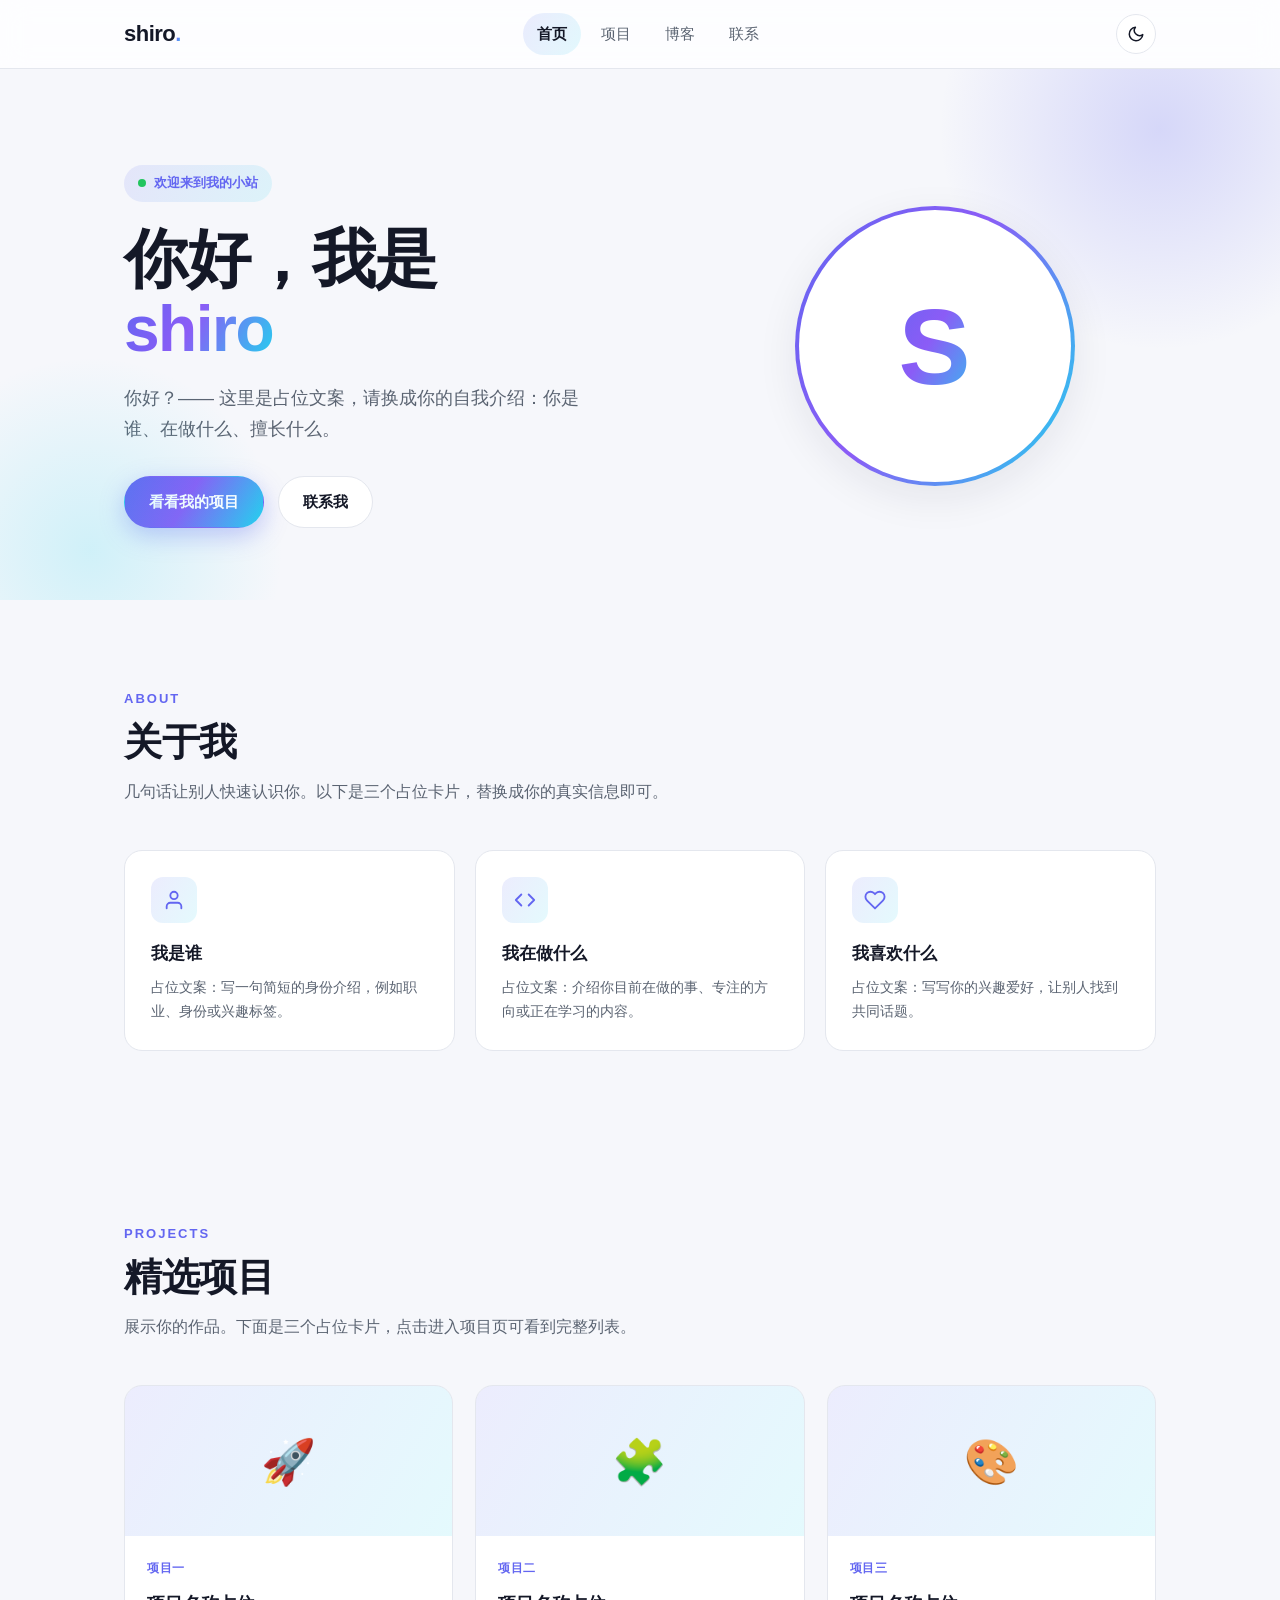
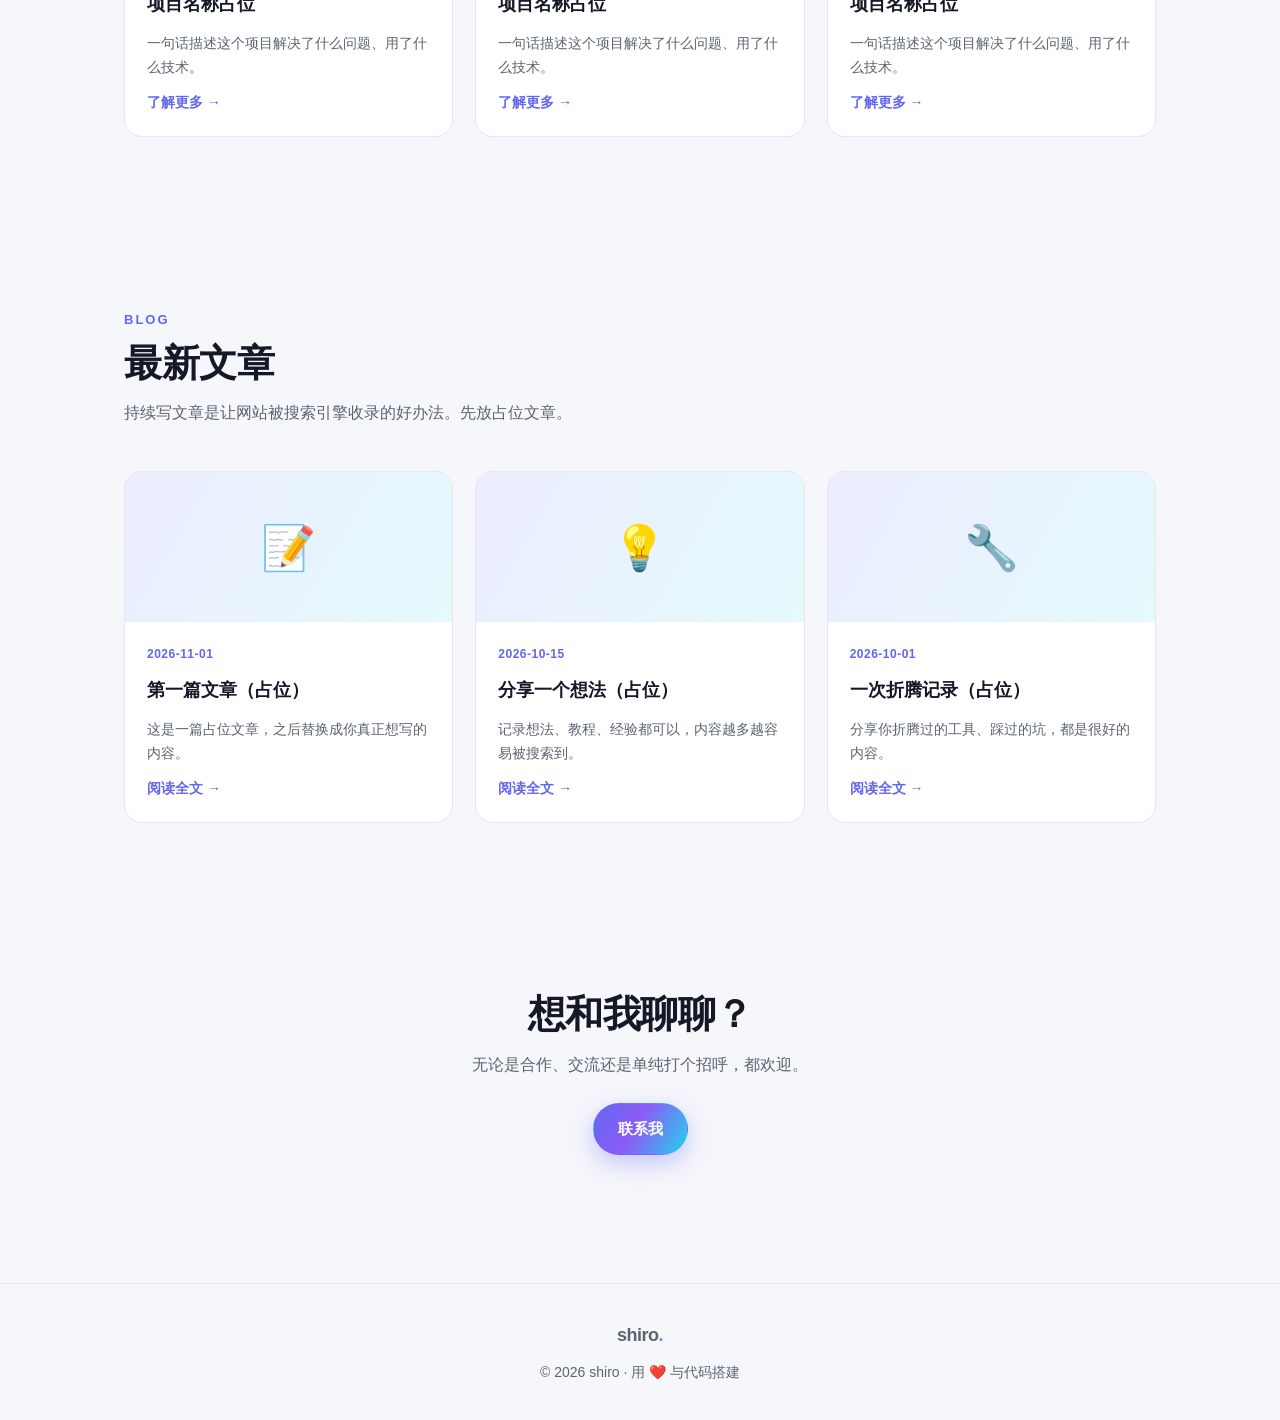
<file: index.html>
<!DOCTYPE html>
<html lang="zh-CN" data-theme="dark">
<head>
  <meta charset="UTF-8">
  <meta name="viewport" content="width=device-width, initial-scale=1.0">
  <meta name="google-site-verification" content="R65kyzR6xsWL7fc3L4Vu0-71u7Q6TDFCs0j5-yFa-Zc" />
  <title>shiro · 个人网站</title>
  <meta name="description" content="shiro 的个人网站：自我介绍、项目作品与博客。">
  <meta name="keywords" content="shiro, 个人网站, 博客, 项目, 作品集">
  <meta name="author" content="shiro">
  <link rel="canonical" href="https://shiro0215.github.io/">

  <!-- Open Graph（社交分享卡片） -->
  <meta property="og:type" content="website">
  <meta property="og:title" content="shiro · 个人网站">
  <meta property="og:description" content="shiro 的个人网站：自我介绍、项目作品与博客。">
  <meta property="og:url" content="https://shiro0215.github.io/">
  <meta property="og:site_name" content="shiro">

  <!-- Twitter Card -->
  <meta name="twitter:card" content="summary">
  <meta name="twitter:title" content="shiro · 个人网站">
  <meta name="twitter:description" content="shiro 的个人网站：自我介绍、项目作品与博客。">

  <link rel="icon" href="favicon.svg" type="image/svg+xml">
  <link rel="stylesheet" href="css/style.css">
  <script>
    (function () {
      try {
        var t = localStorage.getItem("theme");
        if (t === "light" || t === "dark") {
          document.documentElement.setAttribute("data-theme", t);
        } else if (window.matchMedia && window.matchMedia("(prefers-color-scheme: light)").matches) {
          document.documentElement.setAttribute("data-theme", "light");
        }
      } catch (e) {}
    })();
  </script>

  <!-- 结构化数据：帮助搜索引擎理解“这是一个人” -->
  <script type="application/ld+json">
  {
    "@context": "https://schema.org",
    "@type": "Person",
    "name": "shiro",
    "url": "https://shiro0215.github.io/",
    "description": "shiro 的个人网站"
  }
  </script>
</head>
<body>

  <header class="site-header" id="siteHeader">
    <div class="container nav-wrap">
      <a href="index.html" class="brand">shiro<span class="dot">.</span></a>
      <nav class="nav" id="nav">
        <a href="index.html" class="nav-link active">首页</a>
        <a href="projects.html" class="nav-link">项目</a>
        <a href="blog.html" class="nav-link">博客</a>
        <a href="contact.html" class="nav-link">联系</a>
      </nav>
      <div class="nav-actions">
        <button class="theme-toggle" id="themeToggle" aria-label="切换深浅色主题">
          <svg class="icon-moon" viewBox="0 0 24 24" fill="none" stroke="currentColor" stroke-width="2" stroke-linecap="round" stroke-linejoin="round"><path d="M21 12.79A9 9 0 1 1 11.21 3 7 7 0 0 0 21 12.79z"/></svg>
          <svg class="icon-sun" viewBox="0 0 24 24" fill="none" stroke="currentColor" stroke-width="2" stroke-linecap="round" stroke-linejoin="round"><circle cx="12" cy="12" r="5"/><line x1="12" y1="1" x2="12" y2="3"/><line x1="12" y1="21" x2="12" y2="23"/><line x1="4.22" y1="4.22" x2="5.64" y2="5.64"/><line x1="18.36" y1="18.36" x2="19.78" y2="19.78"/><line x1="1" y1="12" x2="3" y2="12"/><line x1="21" y1="12" x2="23" y2="12"/><line x1="4.22" y1="19.78" x2="5.64" y2="18.36"/><line x1="18.36" y1="5.64" x2="19.78" y2="4.22"/></svg>
        </button>
        <button class="nav-toggle" id="navToggle" aria-label="打开菜单" aria-expanded="false">
          <span></span><span></span><span></span>
        </button>
      </div>
    </div>
  </header>

  <main>

    <!-- Hero -->
    <section class="hero">
      <div class="container hero-inner">
        <div>
          <span class="hero-badge"><span class="pulse"></span>欢迎来到我的小站</span>
          <h1>你好，我是<br><span class="gradient-text">shiro</span></h1>
          <p class="hero-subtitle">你好？—— 这里是占位文案，请换成你的自我介绍：你是谁、在做什么、擅长什么。</p>
          <div class="hero-actions">
            <a href="projects.html" class="btn btn-primary">看看我的项目</a>
            <a href="contact.html" class="btn btn-ghost">联系我</a>
          </div>
        </div>
        <div class="hero-visual">
          <div class="avatar-ring">
            <div class="avatar-inner"><span class="gradient-text">S</span></div>
          </div>
        </div>
      </div>
    </section>

    <!-- 关于 -->
    <section class="section" id="about">
      <div class="container">
        <div class="section-head reveal">
          <span class="section-eyebrow">About</span>
          <h2 class="section-title">关于我</h2>
          <p class="section-desc">几句话让别人快速认识你。以下是三个占位卡片，替换成你的真实信息即可。</p>
        </div>
        <div class="about-grid">
          <div class="info-card reveal">
            <div class="ico"><svg viewBox="0 0 24 24" fill="none" stroke="currentColor" stroke-width="2" stroke-linecap="round" stroke-linejoin="round"><path d="M20 21v-2a4 4 0 0 0-4-4H8a4 4 0 0 0-4 4v2"/><circle cx="12" cy="7" r="4"/></svg></div>
            <h3>我是谁</h3>
            <p>占位文案：写一句简短的身份介绍，例如职业、身份或兴趣标签。</p>
          </div>
          <div class="info-card reveal">
            <div class="ico"><svg viewBox="0 0 24 24" fill="none" stroke="currentColor" stroke-width="2" stroke-linecap="round" stroke-linejoin="round"><polyline points="16 18 22 12 16 6"/><polyline points="8 6 2 12 8 18"/></svg></div>
            <h3>我在做什么</h3>
            <p>占位文案：介绍你目前在做的事、专注的方向或正在学习的内容。</p>
          </div>
          <div class="info-card reveal">
            <div class="ico"><svg viewBox="0 0 24 24" fill="none" stroke="currentColor" stroke-width="2" stroke-linecap="round" stroke-linejoin="round"><path d="M20.84 4.61a5.5 5.5 0 0 0-7.78 0L12 5.67l-1.06-1.06a5.5 5.5 0 0 0-7.78 7.78l1.06 1.06L12 21.23l7.78-7.78 1.06-1.06a5.5 5.5 0 0 0 0-7.78z"/></svg></div>
            <h3>我喜欢什么</h3>
            <p>占位文案：写写你的兴趣爱好，让别人找到共同话题。</p>
          </div>
        </div>
      </div>
    </section>

    <!-- 项目精选 -->
    <section class="section" id="projects">
      <div class="container">
        <div class="section-head reveal">
          <span class="section-eyebrow">Projects</span>
          <h2 class="section-title">精选项目</h2>
          <p class="section-desc">展示你的作品。下面是三个占位卡片，点击进入项目页可看到完整列表。</p>
        </div>
        <div class="grid">
          <a href="projects.html" class="card reveal">
            <div class="card-media">🚀</div>
            <div class="card-body">
              <span class="card-tag">项目一</span>
              <h3 class="card-title">项目名称占位</h3>
              <p class="card-text">一句话描述这个项目解决了什么问题、用了什么技术。</p>
              <span class="card-link">了解更多 →</span>
            </div>
          </a>
          <a href="projects.html" class="card reveal">
            <div class="card-media">🧩</div>
            <div class="card-body">
              <span class="card-tag">项目二</span>
              <h3 class="card-title">项目名称占位</h3>
              <p class="card-text">一句话描述这个项目解决了什么问题、用了什么技术。</p>
              <span class="card-link">了解更多 →</span>
            </div>
          </a>
          <a href="projects.html" class="card reveal">
            <div class="card-media">🎨</div>
            <div class="card-body">
              <span class="card-tag">项目三</span>
              <h3 class="card-title">项目名称占位</h3>
              <p class="card-text">一句话描述这个项目解决了什么问题、用了什么技术。</p>
              <span class="card-link">了解更多 →</span>
            </div>
          </a>
        </div>
      </div>
    </section>

    <!-- 博客预览 -->
    <section class="section" id="blog">
      <div class="container">
        <div class="section-head reveal">
          <span class="section-eyebrow">Blog</span>
          <h2 class="section-title">最新文章</h2>
          <p class="section-desc">持续写文章是让网站被搜索引擎收录的好办法。先放占位文章。</p>
        </div>
        <div class="grid">
          <a href="blog.html" class="card reveal">
            <div class="card-media">📝</div>
            <div class="card-body">
              <span class="card-tag">2026-11-01</span>
              <h3 class="card-title">第一篇文章（占位）</h3>
              <p class="card-text">这是一篇占位文章，之后替换成你真正想写的内容。</p>
              <span class="card-link">阅读全文 →</span>
            </div>
          </a>
          <a href="blog.html" class="card reveal">
            <div class="card-media">💡</div>
            <div class="card-body">
              <span class="card-tag">2026-10-15</span>
              <h3 class="card-title">分享一个想法（占位）</h3>
              <p class="card-text">记录想法、教程、经验都可以，内容越多越容易被搜索到。</p>
              <span class="card-link">阅读全文 →</span>
            </div>
          </a>
          <a href="blog.html" class="card reveal">
            <div class="card-media">🔧</div>
            <div class="card-body">
              <span class="card-tag">2026-10-01</span>
              <h3 class="card-title">一次折腾记录（占位）</h3>
              <p class="card-text">分享你折腾过的工具、踩过的坑，都是很好的内容。</p>
              <span class="card-link">阅读全文 →</span>
            </div>
          </a>
        </div>
      </div>
    </section>

    <!-- CTA -->
    <section class="section">
      <div class="container reveal">
        <div class="section-head" style="text-align:center;">
          <h2 class="section-title">想和我聊聊？</h2>
          <p class="section-desc" style="margin-left:auto;margin-right:auto;">无论是合作、交流还是单纯打个招呼，都欢迎。</p>
          <div class="hero-actions" style="justify-content:center;margin-top:24px;">
            <a href="contact.html" class="btn btn-primary">联系我</a>
          </div>
        </div>
      </div>
    </section>

  </main>

  <footer class="site-footer">
    <div class="container">
      <div class="brand">shiro<span class="dot">.</span></div>
      <p>© <span id="year">2026</span> shiro · 用 ❤️ 与代码搭建</p>
    </div>
  </footer>

  <script src="js/main.js"></script>
</body>
</html>
</file>
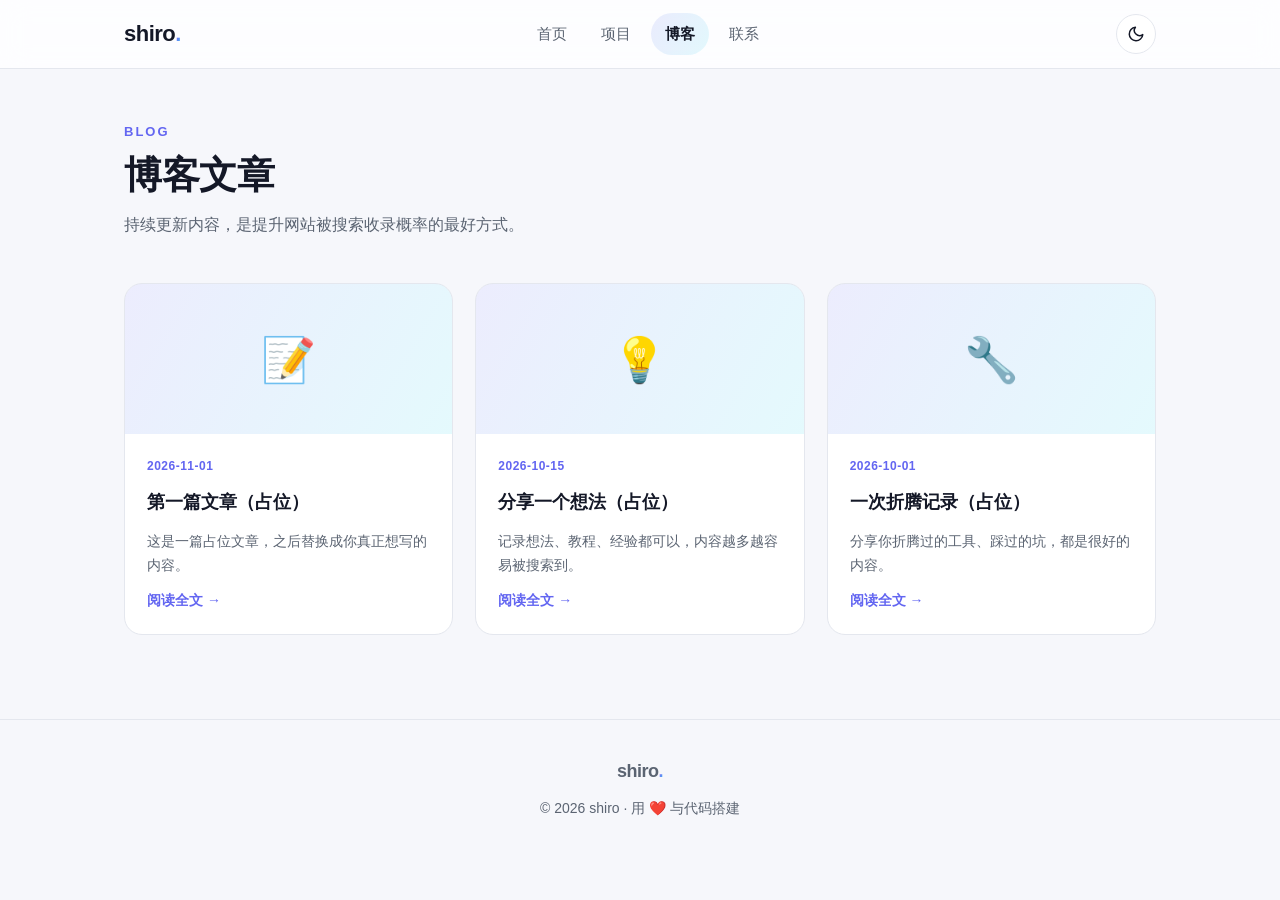
<file: blog.html>
﻿<!DOCTYPE html>
<html lang="zh-CN" data-theme="dark">
<head>
  <meta charset="UTF-8">
  <meta name="viewport" content="width=device-width, initial-scale=1.0">
  <title>博客 · shiro</title>
  <meta name="description" content="shiro 的博客，记录想法、教程与经验。">
  <meta name="keywords" content="shiro, 博客, 文章, 教程">
  <link rel="canonical" href="https://shiro0215.github.io/blog.html">
  <meta property="og:type" content="website">
  <meta property="og:title" content="博客 · shiro">
  <meta property="og:description" content="shiro 的博客，记录想法、教程与经验。">
  <meta property="og:url" content="https://shiro0215.github.io/blog.html">
  <meta name="twitter:card" content="summary">
  <link rel="icon" href="favicon.svg" type="image/svg+xml">
  <link rel="stylesheet" href="css/style.css">
  <script>
    (function () {
      try {
        var t = localStorage.getItem("theme");
        if (t === "light" || t === "dark") {
          document.documentElement.setAttribute("data-theme", t);
        } else if (window.matchMedia && window.matchMedia("(prefers-color-scheme: light)").matches) {
          document.documentElement.setAttribute("data-theme", "light");
        }
      } catch (e) {}
    })();
  </script>
</head>
<body>

  <header class="site-header" id="siteHeader">
    <div class="container nav-wrap">
      <a href="index.html" class="brand">shiro<span class="dot">.</span></a>
      <nav class="nav" id="nav">
        <a href="index.html" class="nav-link">首页</a>
        <a href="projects.html" class="nav-link">项目</a>
        <a href="blog.html" class="nav-link active">博客</a>
        <a href="contact.html" class="nav-link">联系</a>
      </nav>
      <div class="nav-actions">
        <button class="theme-toggle" id="themeToggle" aria-label="切换深浅色主题">
          <svg class="icon-moon" viewBox="0 0 24 24" fill="none" stroke="currentColor" stroke-width="2" stroke-linecap="round" stroke-linejoin="round"><path d="M21 12.79A9 9 0 1 1 11.21 3 7 7 0 0 0 21 12.79z"/></svg>
          <svg class="icon-sun" viewBox="0 0 24 24" fill="none" stroke="currentColor" stroke-width="2" stroke-linecap="round" stroke-linejoin="round"><circle cx="12" cy="12" r="5"/><line x1="12" y1="1" x2="12" y2="3"/><line x1="12" y1="21" x2="12" y2="23"/><line x1="4.22" y1="4.22" x2="5.64" y2="5.64"/><line x1="18.36" y1="18.36" x2="19.78" y2="19.78"/><line x1="1" y1="12" x2="3" y2="12"/><line x1="21" y1="12" x2="23" y2="12"/><line x1="4.22" y1="19.78" x2="5.64" y2="18.36"/><line x1="18.36" y1="5.64" x2="19.78" y2="4.22"/></svg>
        </button>
        <button class="nav-toggle" id="navToggle" aria-label="打开菜单" aria-expanded="false">
          <span></span><span></span><span></span>
        </button>
      </div>
    </div>
  </header>

  <main>
    <section class="section" style="padding-top:48px;">
      <div class="container">
        <div class="section-head reveal">
          <span class="section-eyebrow">Blog</span>
          <h2 class="section-title">博客文章</h2>
          <p class="section-desc">持续更新内容，是提升网站被搜索收录概率的最好方式。</p>
        </div>
        <div class="grid">
          <a href="#" class="card reveal">
            <div class="card-media">📝</div>
            <div class="card-body">
              <span class="card-tag">2026-11-01</span>
              <h3 class="card-title">第一篇文章（占位）</h3>
              <p class="card-text">这是一篇占位文章，之后替换成你真正想写的内容。</p>
              <span class="card-link">阅读全文 →</span>
            </div>
          </a>
          <a href="#" class="card reveal">
            <div class="card-media">💡</div>
            <div class="card-body">
              <span class="card-tag">2026-10-15</span>
              <h3 class="card-title">分享一个想法（占位）</h3>
              <p class="card-text">记录想法、教程、经验都可以，内容越多越容易被搜索到。</p>
              <span class="card-link">阅读全文 →</span>
            </div>
          </a>
          <a href="#" class="card reveal">
            <div class="card-media">🔧</div>
            <div class="card-body">
              <span class="card-tag">2026-10-01</span>
              <h3 class="card-title">一次折腾记录（占位）</h3>
              <p class="card-text">分享你折腾过的工具、踩过的坑，都是很好的内容。</p>
              <span class="card-link">阅读全文 →</span>
            </div>
          </a>
        </div>
      </div>
    </section>
  </main>

  <footer class="site-footer">
    <div class="container">
      <div class="brand">shiro<span class="dot">.</span></div>
      <p>© <span id="year">2026</span> shiro · 用 ❤️ 与代码搭建</p>
    </div>
  </footer>

  <script src="js/main.js"></script>
</body>
</html>
</file>
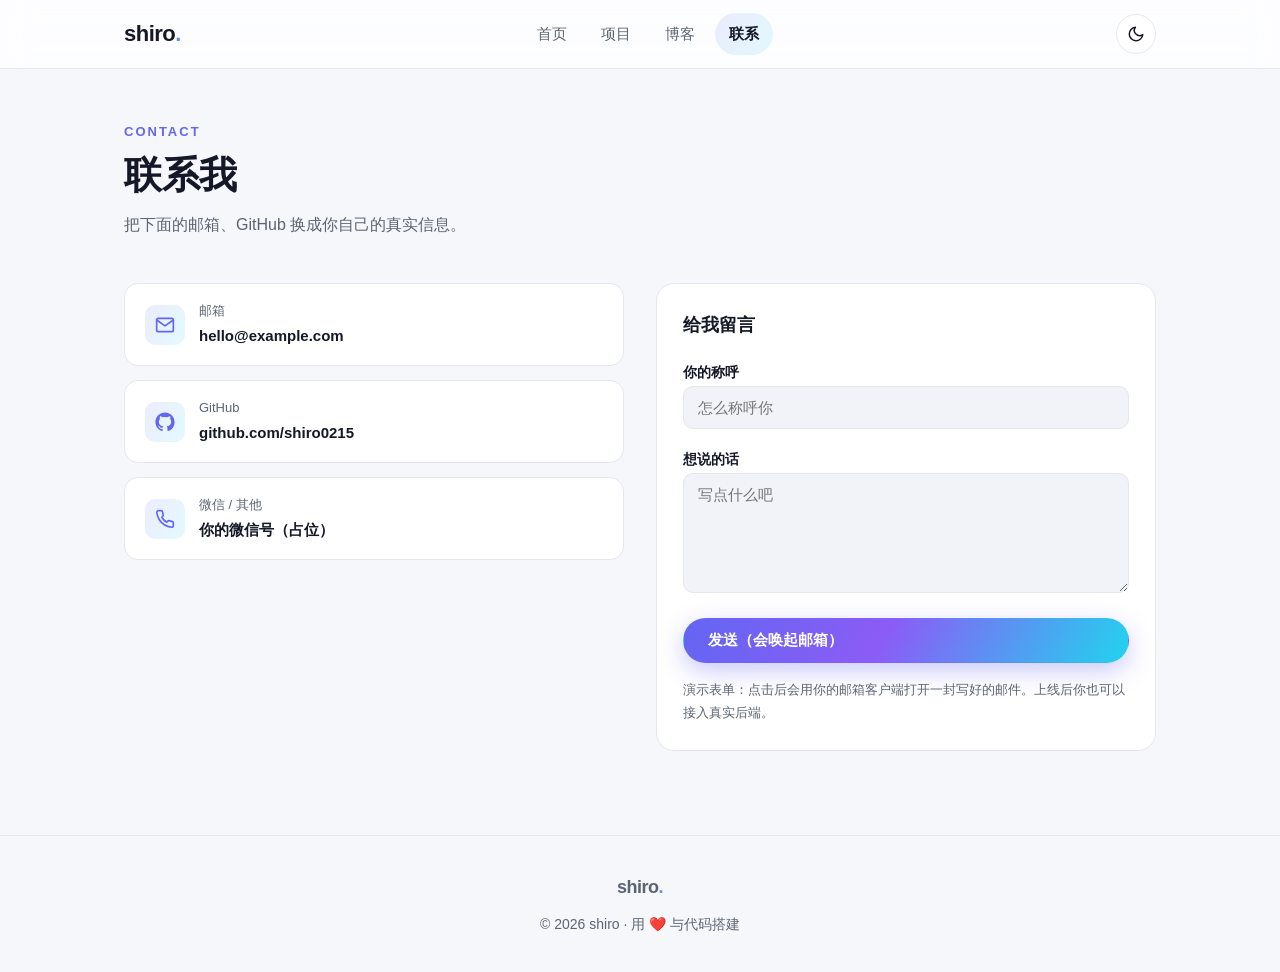
<file: contact.html>
﻿<!DOCTYPE html>
<html lang="zh-CN" data-theme="dark">
<head>
  <meta charset="UTF-8">
  <meta name="viewport" content="width=device-width, initial-scale=1.0">
  <title>联系 · shiro</title>
  <meta name="description" content="联系 shiro：邮箱、GitHub 与社交账号。">
  <meta name="keywords" content="shiro, 联系, 邮箱, GitHub">
  <link rel="canonical" href="https://shiro0215.github.io/contact.html">
  <meta property="og:type" content="website">
  <meta property="og:title" content="联系 · shiro">
  <meta property="og:description" content="联系 shiro：邮箱、GitHub 与社交账号。">
  <meta property="og:url" content="https://shiro0215.github.io/contact.html">
  <meta name="twitter:card" content="summary">
  <link rel="icon" href="favicon.svg" type="image/svg+xml">
  <link rel="stylesheet" href="css/style.css">
  <script>
    (function () {
      try {
        var t = localStorage.getItem("theme");
        if (t === "light" || t === "dark") {
          document.documentElement.setAttribute("data-theme", t);
        } else if (window.matchMedia && window.matchMedia("(prefers-color-scheme: light)").matches) {
          document.documentElement.setAttribute("data-theme", "light");
        }
      } catch (e) {}
    })();
  </script>
</head>
<body>

  <header class="site-header" id="siteHeader">
    <div class="container nav-wrap">
      <a href="index.html" class="brand">shiro<span class="dot">.</span></a>
      <nav class="nav" id="nav">
        <a href="index.html" class="nav-link">首页</a>
        <a href="projects.html" class="nav-link">项目</a>
        <a href="blog.html" class="nav-link">博客</a>
        <a href="contact.html" class="nav-link active">联系</a>
      </nav>
      <div class="nav-actions">
        <button class="theme-toggle" id="themeToggle" aria-label="切换深浅色主题">
          <svg class="icon-moon" viewBox="0 0 24 24" fill="none" stroke="currentColor" stroke-width="2" stroke-linecap="round" stroke-linejoin="round"><path d="M21 12.79A9 9 0 1 1 11.21 3 7 7 0 0 0 21 12.79z"/></svg>
          <svg class="icon-sun" viewBox="0 0 24 24" fill="none" stroke="currentColor" stroke-width="2" stroke-linecap="round" stroke-linejoin="round"><circle cx="12" cy="12" r="5"/><line x1="12" y1="1" x2="12" y2="3"/><line x1="12" y1="21" x2="12" y2="23"/><line x1="4.22" y1="4.22" x2="5.64" y2="5.64"/><line x1="18.36" y1="18.36" x2="19.78" y2="19.78"/><line x1="1" y1="12" x2="3" y2="12"/><line x1="21" y1="12" x2="23" y2="12"/><line x1="4.22" y1="19.78" x2="5.64" y2="18.36"/><line x1="18.36" y1="5.64" x2="19.78" y2="4.22"/></svg>
        </button>
        <button class="nav-toggle" id="navToggle" aria-label="打开菜单" aria-expanded="false">
          <span></span><span></span><span></span>
        </button>
      </div>
    </div>
  </header>

  <main>
    <section class="section" style="padding-top:48px;">
      <div class="container">
        <div class="section-head reveal">
          <span class="section-eyebrow">Contact</span>
          <h2 class="section-title">联系我</h2>
          <p class="section-desc">把下面的邮箱、GitHub 换成你自己的真实信息。</p>
        </div>

        <div class="contact-wrap">
          <ul class="contact-list">
            <li>
              <a class="contact-item reveal" href="mailto:hello@example.com">
                <span class="ico"><svg viewBox="0 0 24 24" fill="none" stroke="currentColor" stroke-width="2" stroke-linecap="round" stroke-linejoin="round"><path d="M4 4h16c1.1 0 2 .9 2 2v12c0 1.1-.9 2-2 2H4c-1.1 0-2-.9-2-2V6c0-1.1.9-2 2-2z"/><polyline points="22,6 12,13 2,6"/></svg></span>
                <div>
                  <div class="label">邮箱</div>
                  <div class="value">hello@example.com</div>
                </div>
              </a>
            </li>
            <li>
              <a class="contact-item reveal" href="https://github.com/shiro0215" target="_blank" rel="noopener">
                <span class="ico"><svg viewBox="0 0 24 24" fill="currentColor"><path d="M12 .5C5.65.5.5 5.65.5 12c0 5.08 3.29 9.39 7.86 10.91.58.11.79-.25.79-.56 0-.27-.01-1.17-.02-2.12-3.2.7-3.88-1.36-3.88-1.36-.52-1.33-1.28-1.68-1.28-1.68-1.05-.72.08-.71.08-.71 1.16.08 1.77 1.19 1.77 1.19 1.03 1.77 2.7 1.26 3.36.96.1-.75.4-1.26.73-1.55-2.55-.29-5.23-1.28-5.23-5.68 0-1.26.45-2.28 1.19-3.09-.12-.29-.52-1.46.11-3.05 0 0 .97-.31 3.18 1.18a11.1 11.1 0 0 1 5.78 0c2.21-1.49 3.18-1.18 3.18-1.18.63 1.59.23 2.76.11 3.05.74.81 1.19 1.83 1.19 3.09 0 4.41-2.69 5.38-5.25 5.66.41.35.77 1.04.77 2.1 0 1.52-.01 2.74-.01 3.11 0 .31.21.68.8.56A10.52 10.52 0 0 0 23.5 12C23.5 5.65 18.35.5 12 .5z"/></svg></span>
                <div>
                  <div class="label">GitHub</div>
                  <div class="value">github.com/shiro0215</div>
                </div>
              </a>
            </li>
            <li>
              <div class="contact-item reveal">
                <span class="ico"><svg viewBox="0 0 24 24" fill="none" stroke="currentColor" stroke-width="2" stroke-linecap="round" stroke-linejoin="round"><path d="M22 16.92v3a2 2 0 0 1-2.18 2 19.79 19.79 0 0 1-8.63-3.07 19.5 19.5 0 0 1-6-6 19.79 19.79 0 0 1-3.07-8.67A2 2 0 0 1 4.11 2h3a2 2 0 0 1 2 1.72c.13.96.36 1.9.7 2.81a2 2 0 0 1-.45 2.11L8.09 9.91a16 16 0 0 0 6 6l1.27-1.27a2 2 0 0 1 2.11-.45c.91.34 1.85.57 2.81.7A2 2 0 0 1 22 16.92z"/></svg></span>
                <div>
                  <div class="label">微信 / 其他</div>
                  <div class="value">你的微信号（占位）</div>
                </div>
              </div>
            </li>
          </ul>

          <form class="form reveal" id="contactForm">
            <h3 style="font-size:18px;">给我留言</h3>
            <div>
              <label for="name">你的称呼</label>
              <input type="text" id="name" name="name" placeholder="怎么称呼你" required>
            </div>
            <div>
              <label for="message">想说的话</label>
              <textarea id="message" name="message" placeholder="写点什么吧" required></textarea>
            </div>
            <button type="submit" class="btn btn-primary">发送（会唤起邮箱）</button>
            <p class="form-note">演示表单：点击后会用你的邮箱客户端打开一封写好的邮件。上线后你也可以接入真实后端。</p>
          </form>
        </div>
      </div>
    </section>
  </main>

  <footer class="site-footer">
    <div class="container">
      <div class="brand">shiro<span class="dot">.</span></div>
      <p>© <span id="year">2026</span> shiro · 用 ❤️ 与代码搭建</p>
    </div>
  </footer>

  <script src="js/main.js"></script>
  <script>
    // 演示表单：把内容拼成 mailto 链接，唤起用户邮箱客户端
    document.getElementById("contactForm").addEventListener("submit", function (e) {
      e.preventDefault();
      var name = document.getElementById("name").value.trim();
      var msg = document.getElementById("message").value.trim();
      var subject = encodeURIComponent("来自 " + name + " 的留言");
      var body = encodeURIComponent(msg);
      window.location.href = "mailto:hello@example.com?subject=" + subject + "&body=" + body;
    });
  </script>
</body>
</html>
</file>
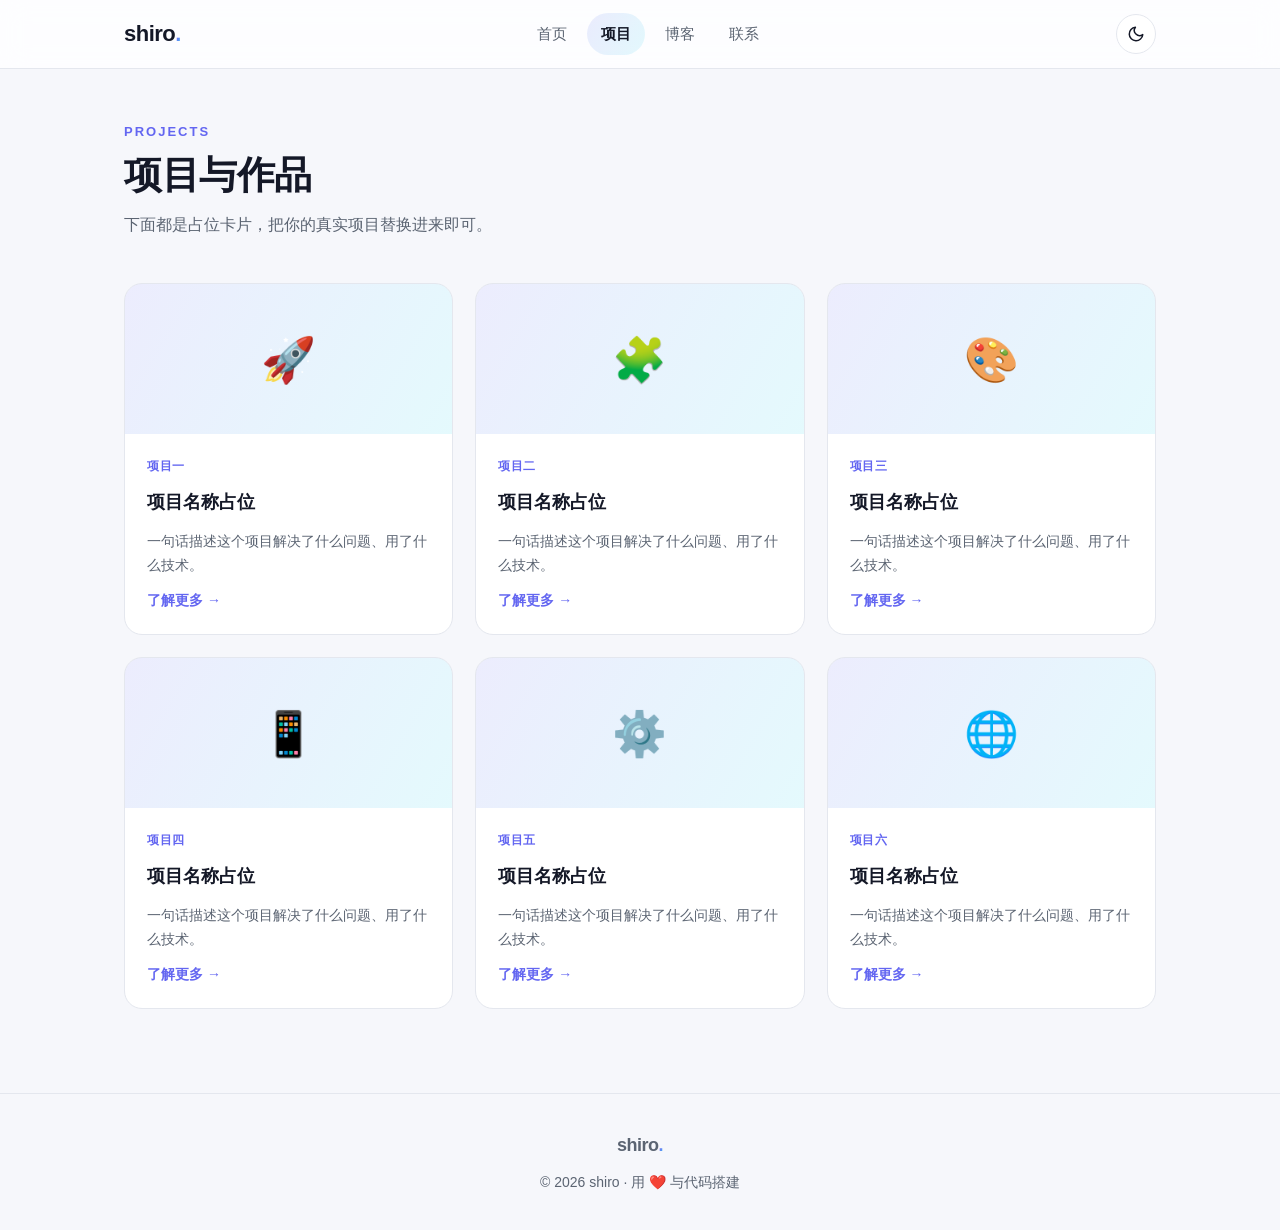
<file: projects.html>
﻿<!DOCTYPE html>
<html lang="zh-CN" data-theme="dark">
<head>
  <meta charset="UTF-8">
  <meta name="viewport" content="width=device-width, initial-scale=1.0">
  <title>项目 · shiro</title>
  <meta name="description" content="shiro 的项目与作品集。">
  <meta name="keywords" content="shiro, 项目, 作品集, 作品">
  <link rel="canonical" href="https://shiro0215.github.io/projects.html">
  <meta property="og:type" content="website">
  <meta property="og:title" content="项目 · shiro">
  <meta property="og:description" content="shiro 的项目与作品集。">
  <meta property="og:url" content="https://shiro0215.github.io/projects.html">
  <meta name="twitter:card" content="summary">
  <link rel="icon" href="favicon.svg" type="image/svg+xml">
  <link rel="stylesheet" href="css/style.css">
  <script>
    (function () {
      try {
        var t = localStorage.getItem("theme");
        if (t === "light" || t === "dark") {
          document.documentElement.setAttribute("data-theme", t);
        } else if (window.matchMedia && window.matchMedia("(prefers-color-scheme: light)").matches) {
          document.documentElement.setAttribute("data-theme", "light");
        }
      } catch (e) {}
    })();
  </script>
</head>
<body>

  <header class="site-header" id="siteHeader">
    <div class="container nav-wrap">
      <a href="index.html" class="brand">shiro<span class="dot">.</span></a>
      <nav class="nav" id="nav">
        <a href="index.html" class="nav-link">首页</a>
        <a href="projects.html" class="nav-link active">项目</a>
        <a href="blog.html" class="nav-link">博客</a>
        <a href="contact.html" class="nav-link">联系</a>
      </nav>
      <div class="nav-actions">
        <button class="theme-toggle" id="themeToggle" aria-label="切换深浅色主题">
          <svg class="icon-moon" viewBox="0 0 24 24" fill="none" stroke="currentColor" stroke-width="2" stroke-linecap="round" stroke-linejoin="round"><path d="M21 12.79A9 9 0 1 1 11.21 3 7 7 0 0 0 21 12.79z"/></svg>
          <svg class="icon-sun" viewBox="0 0 24 24" fill="none" stroke="currentColor" stroke-width="2" stroke-linecap="round" stroke-linejoin="round"><circle cx="12" cy="12" r="5"/><line x1="12" y1="1" x2="12" y2="3"/><line x1="12" y1="21" x2="12" y2="23"/><line x1="4.22" y1="4.22" x2="5.64" y2="5.64"/><line x1="18.36" y1="18.36" x2="19.78" y2="19.78"/><line x1="1" y1="12" x2="3" y2="12"/><line x1="21" y1="12" x2="23" y2="12"/><line x1="4.22" y1="19.78" x2="5.64" y2="18.36"/><line x1="18.36" y1="5.64" x2="19.78" y2="4.22"/></svg>
        </button>
        <button class="nav-toggle" id="navToggle" aria-label="打开菜单" aria-expanded="false">
          <span></span><span></span><span></span>
        </button>
      </div>
    </div>
  </header>

  <main>
    <section class="section" style="padding-top:48px;">
      <div class="container">
        <div class="section-head reveal">
          <span class="section-eyebrow">Projects</span>
          <h2 class="section-title">项目与作品</h2>
          <p class="section-desc">下面都是占位卡片，把你的真实项目替换进来即可。</p>
        </div>
        <div class="grid">
          <a href="#" class="card reveal">
            <div class="card-media">🚀</div>
            <div class="card-body">
              <span class="card-tag">项目一</span>
              <h3 class="card-title">项目名称占位</h3>
              <p class="card-text">一句话描述这个项目解决了什么问题、用了什么技术。</p>
              <span class="card-link">了解更多 →</span>
            </div>
          </a>
          <a href="#" class="card reveal">
            <div class="card-media">🧩</div>
            <div class="card-body">
              <span class="card-tag">项目二</span>
              <h3 class="card-title">项目名称占位</h3>
              <p class="card-text">一句话描述这个项目解决了什么问题、用了什么技术。</p>
              <span class="card-link">了解更多 →</span>
            </div>
          </a>
          <a href="#" class="card reveal">
            <div class="card-media">🎨</div>
            <div class="card-body">
              <span class="card-tag">项目三</span>
              <h3 class="card-title">项目名称占位</h3>
              <p class="card-text">一句话描述这个项目解决了什么问题、用了什么技术。</p>
              <span class="card-link">了解更多 →</span>
            </div>
          </a>
          <a href="#" class="card reveal">
            <div class="card-media">📱</div>
            <div class="card-body">
              <span class="card-tag">项目四</span>
              <h3 class="card-title">项目名称占位</h3>
              <p class="card-text">一句话描述这个项目解决了什么问题、用了什么技术。</p>
              <span class="card-link">了解更多 →</span>
            </div>
          </a>
          <a href="#" class="card reveal">
            <div class="card-media">⚙️</div>
            <div class="card-body">
              <span class="card-tag">项目五</span>
              <h3 class="card-title">项目名称占位</h3>
              <p class="card-text">一句话描述这个项目解决了什么问题、用了什么技术。</p>
              <span class="card-link">了解更多 →</span>
            </div>
          </a>
          <a href="#" class="card reveal">
            <div class="card-media">🌐</div>
            <div class="card-body">
              <span class="card-tag">项目六</span>
              <h3 class="card-title">项目名称占位</h3>
              <p class="card-text">一句话描述这个项目解决了什么问题、用了什么技术。</p>
              <span class="card-link">了解更多 →</span>
            </div>
          </a>
        </div>
      </div>
    </section>
  </main>

  <footer class="site-footer">
    <div class="container">
      <div class="brand">shiro<span class="dot">.</span></div>
      <p>© <span id="year">2026</span> shiro · 用 ❤️ 与代码搭建</p>
    </div>
  </footer>

  <script src="js/main.js"></script>
</body>
</html>
</file>
<file: css/style.css>
/* =========================================================
   shiro 个人网站 · 全局样式
   支持深色/浅色主题切换、响应式布局
   ========================================================= */

:root {
  --bg: #f6f7fb;
  --bg-alt: #eef0f6;
  --surface: #ffffff;
  --surface-2: #f1f3f9;
  --text: #141827;
  --text-muted: #5b6472;
  --border: #e4e7ee;
  --accent1: #6366f1;
  --accent2: #22d3ee;
  --grad: linear-gradient(120deg, #6366f1 0%, #8b5cf6 45%, #22d3ee 100%);
  --grad-soft: linear-gradient(120deg, rgba(99,102,241,.12), rgba(34,211,238,.12));
  --nav-bg: rgba(255, 255, 255, 0.78);
  --shadow: 0 12px 40px rgba(23, 28, 51, 0.08);
  --shadow-sm: 0 4px 14px rgba(23, 28, 51, 0.06);
}

[data-theme="dark"] {
  --bg: #0b0e15;
  --bg-alt: #0f131d;
  --surface: #141926;
  --surface-2: #1a2030;
  --text: #e7eaf1;
  --text-muted: #9aa4b5;
  --border: #232b3b;
  --nav-bg: rgba(11, 14, 21, 0.72);
  --shadow: 0 12px 40px rgba(0, 0, 0, 0.45);
  --shadow-sm: 0 4px 14px rgba(0, 0, 0, 0.35);
}

* {
  box-sizing: border-box;
  margin: 0;
  padding: 0;
}

html {
  scroll-behavior: smooth;
}

body {
  font-family: "Segoe UI", "PingFang SC", "Microsoft YaHei", "Hiragino Sans GB",
    "Noto Sans SC", -apple-system, BlinkMacSystemFont, "Helvetica Neue", Arial, sans-serif;
  background: var(--bg);
  color: var(--text);
  line-height: 1.75;
  -webkit-font-smoothing: antialiased;
  transition: background-color 0.3s ease, color 0.3s ease;
  overflow-x: hidden;
}

a {
  color: inherit;
  text-decoration: none;
}

img {
  max-width: 100%;
  display: block;
}

.container {
  max-width: 1080px;
  margin: 0 auto;
  padding: 0 24px;
}

/* ---------- 通用 ---------- */
.gradient-text {
  background: var(--grad);
  -webkit-background-clip: text;
  background-clip: text;
  color: transparent;
}

.section {
  padding: 84px 0;
}

.section-head {
  margin-bottom: 44px;
}

.section-eyebrow {
  display: inline-block;
  font-size: 13px;
  letter-spacing: 2px;
  text-transform: uppercase;
  color: var(--accent1);
  font-weight: 700;
  margin-bottom: 8px;
}

.section-title {
  font-size: clamp(26px, 4vw, 38px);
  font-weight: 800;
  letter-spacing: -0.5px;
  line-height: 1.25;
}

.section-desc {
  color: var(--text-muted);
  margin-top: 12px;
  max-width: 640px;
}

/* ---------- 按钮 ---------- */
.btn {
  display: inline-flex;
  align-items: center;
  gap: 8px;
  padding: 12px 24px;
  border-radius: 999px;
  font-weight: 600;
  font-size: 15px;
  border: 1px solid transparent;
  cursor: pointer;
  transition: transform 0.15s ease, box-shadow 0.2s ease, background 0.2s ease;
}

.btn:active {
  transform: translateY(1px);
}

.btn-primary {
  background: var(--grad);
  color: #fff;
  box-shadow: 0 8px 24px rgba(99, 102, 241, 0.35);
}

.btn-primary:hover {
  transform: translateY(-2px);
  box-shadow: 0 12px 30px rgba(99, 102, 241, 0.45);
}

.btn-ghost {
  background: var(--surface);
  color: var(--text);
  border-color: var(--border);
}

.btn-ghost:hover {
  border-color: var(--accent1);
  color: var(--accent1);
}

/* ---------- 顶部导航 ---------- */
.site-header {
  position: sticky;
  top: 0;
  z-index: 50;
  background: var(--nav-bg);
  backdrop-filter: saturate(180%) blur(14px);
  -webkit-backdrop-filter: saturate(180%) blur(14px);
  border-bottom: 1px solid var(--border);
  transition: box-shadow 0.2s ease;
}

.site-header.scrolled {
  box-shadow: var(--shadow-sm);
}

.nav-wrap {
  display: flex;
  align-items: center;
  justify-content: space-between;
  height: 68px;
}

.brand {
  font-size: 22px;
  font-weight: 800;
  letter-spacing: -0.5px;
}

.brand .dot {
  background: var(--grad);
  -webkit-background-clip: text;
  background-clip: text;
  color: transparent;
}

.nav {
  display: flex;
  align-items: center;
  gap: 6px;
}

.nav-link {
  padding: 8px 14px;
  border-radius: 999px;
  font-size: 15px;
  font-weight: 500;
  color: var(--text-muted);
  transition: color 0.2s ease, background 0.2s ease;
}

.nav-link:hover {
  color: var(--text);
  background: var(--surface-2);
}

.nav-link.active {
  color: var(--text);
  background: var(--grad-soft);
  font-weight: 600;
}

.nav-actions {
  display: flex;
  align-items: center;
  gap: 8px;
}

.theme-toggle {
  width: 40px;
  height: 40px;
  display: grid;
  place-items: center;
  border-radius: 50%;
  border: 1px solid var(--border);
  background: var(--surface);
  cursor: pointer;
  color: var(--text);
  transition: transform 0.15s ease, border-color 0.2s ease;
}

.theme-toggle:hover {
  border-color: var(--accent1);
  transform: rotate(12deg);
}

.theme-toggle svg {
  width: 18px;
  height: 18px;
}

.theme-toggle .icon-sun { display: none; }
[data-theme="dark"] .theme-toggle .icon-moon { display: none; }
[data-theme="dark"] .theme-toggle .icon-sun { display: block; }

.nav-toggle {
  display: none;
  width: 40px;
  height: 40px;
  flex-direction: column;
  align-items: center;
  justify-content: center;
  gap: 5px;
  border: 1px solid var(--border);
  background: var(--surface);
  border-radius: 10px;
  cursor: pointer;
}

.nav-toggle span {
  width: 18px;
  height: 2px;
  background: var(--text);
  border-radius: 2px;
  transition: transform 0.25s ease, opacity 0.2s ease;
}

.nav-toggle.open span:nth-child(1) { transform: translateY(7px) rotate(45deg); }
.nav-toggle.open span:nth-child(2) { opacity: 0; }
.nav-toggle.open span:nth-child(3) { transform: translateY(-7px) rotate(-45deg); }

/* ---------- Hero ---------- */
.hero {
  position: relative;
  padding: 96px 0 72px;
  overflow: hidden;
}

.hero::before {
  content: "";
  position: absolute;
  top: -180px;
  right: -120px;
  width: 480px;
  height: 480px;
  background: radial-gradient(circle, rgba(99,102,241,.22), transparent 65%);
  pointer-events: none;
}

.hero::after {
  content: "";
  position: absolute;
  bottom: -160px;
  left: -120px;
  width: 420px;
  height: 420px;
  background: radial-gradient(circle, rgba(34,211,238,.18), transparent 65%);
  pointer-events: none;
}

.hero-inner {
  position: relative;
  display: grid;
  grid-template-columns: 1.1fr 0.9fr;
  align-items: center;
  gap: 48px;
}

.hero-badge {
  display: inline-flex;
  align-items: center;
  gap: 8px;
  padding: 7px 14px;
  border-radius: 999px;
  font-size: 13px;
  font-weight: 600;
  background: var(--grad-soft);
  color: var(--accent1);
  margin-bottom: 22px;
}

.hero-badge .pulse {
  width: 8px;
  height: 8px;
  border-radius: 50%;
  background: #22c55e;
  box-shadow: 0 0 0 0 rgba(34, 197, 94, 0.6);
  animation: pulse 2s infinite;
}

@keyframes pulse {
  0% { box-shadow: 0 0 0 0 rgba(34, 197, 94, 0.55); }
  70% { box-shadow: 0 0 0 9px rgba(34, 197, 94, 0); }
  100% { box-shadow: 0 0 0 0 rgba(34, 197, 94, 0); }
}

.hero h1 {
  font-size: clamp(38px, 7vw, 64px);
  line-height: 1.1;
  font-weight: 800;
  letter-spacing: -1.5px;
  margin-bottom: 18px;
}

.hero-subtitle {
  font-size: 18px;
  color: var(--text-muted);
  max-width: 480px;
  margin-bottom: 30px;
}

.hero-actions {
  display: flex;
  flex-wrap: wrap;
  gap: 14px;
}

.hero-visual {
  display: grid;
  place-items: center;
}

.avatar-ring {
  position: relative;
  width: 280px;
  height: 280px;
  border-radius: 50%;
  background: var(--grad);
  padding: 4px;
  display: grid;
  place-items: center;
  box-shadow: var(--shadow);
}

.avatar-inner {
  width: 100%;
  height: 100%;
  border-radius: 50%;
  background: var(--surface);
  display: grid;
  place-items: center;
  font-size: 96px;
  font-weight: 800;
  color: var(--text);
}

.avatar-inner .gradient-text {
  font-size: clamp(72px, 12vw, 108px);
}

/* ---------- 关于 ---------- */
.about-grid {
  display: grid;
  grid-template-columns: repeat(3, 1fr);
  gap: 20px;
}

.info-card {
  background: var(--surface);
  border: 1px solid var(--border);
  border-radius: 18px;
  padding: 26px;
  transition: transform 0.2s ease, box-shadow 0.2s ease;
}

.info-card:hover {
  transform: translateY(-4px);
  box-shadow: var(--shadow);
}

.info-card .ico {
  width: 46px;
  height: 46px;
  border-radius: 12px;
  background: var(--grad-soft);
  display: grid;
  place-items: center;
  margin-bottom: 16px;
  color: var(--accent1);
}

.info-card .ico svg {
  width: 22px;
  height: 22px;
}

.info-card h3 {
  font-size: 17px;
  margin-bottom: 6px;
}

.info-card p {
  color: var(--text-muted);
  font-size: 14px;
}

/* ---------- 卡片网格（项目/博客） ---------- */
.grid {
  display: grid;
  grid-template-columns: repeat(3, 1fr);
  gap: 22px;
}

.card {
  background: var(--surface);
  border: 1px solid var(--border);
  border-radius: 18px;
  overflow: hidden;
  transition: transform 0.2s ease, box-shadow 0.2s ease, border-color 0.2s ease;
  display: flex;
  flex-direction: column;
}

.card:hover {
  transform: translateY(-5px);
  box-shadow: var(--shadow);
  border-color: rgba(99, 102, 241, 0.4);
}

.card-media {
  height: 150px;
  background: var(--grad-soft);
  display: grid;
  place-items: center;
  font-size: 44px;
}

.card-body {
  padding: 22px;
  display: flex;
  flex-direction: column;
  gap: 10px;
  flex: 1;
}

.card-tag {
  font-size: 12px;
  font-weight: 700;
  letter-spacing: 0.5px;
  color: var(--accent1);
  text-transform: uppercase;
}

.card-title {
  font-size: 18px;
  font-weight: 700;
}

.card-text {
  color: var(--text-muted);
  font-size: 14px;
  flex: 1;
}

.card-link {
  font-size: 14px;
  font-weight: 600;
  color: var(--accent1);
  display: inline-flex;
  align-items: center;
  gap: 6px;
}

.card-link:hover {
  text-decoration: underline;
}

/* ---------- 联系 ---------- */
.contact-wrap {
  display: grid;
  grid-template-columns: 1fr 1fr;
  gap: 32px;
  align-items: start;
}

.contact-list {
  list-style: none;
  display: flex;
  flex-direction: column;
  gap: 14px;
}

.contact-item {
  display: flex;
  align-items: center;
  gap: 14px;
  background: var(--surface);
  border: 1px solid var(--border);
  border-radius: 14px;
  padding: 16px 20px;
  transition: border-color 0.2s ease, transform 0.2s ease;
}

.contact-item:hover {
  border-color: var(--accent1);
  transform: translateX(4px);
}

.contact-item .ico {
  width: 40px;
  height: 40px;
  border-radius: 10px;
  background: var(--grad-soft);
  display: grid;
  place-items: center;
  color: var(--accent1);
  flex-shrink: 0;
}

.contact-item .ico svg {
  width: 20px;
  height: 20px;
}

.contact-item .label {
  font-size: 13px;
  color: var(--text-muted);
}

.contact-item .value {
  font-size: 15px;
  font-weight: 600;
  word-break: break-all;
}

.form {
  background: var(--surface);
  border: 1px solid var(--border);
  border-radius: 18px;
  padding: 26px;
  display: flex;
  flex-direction: column;
  gap: 16px;
}

.form label {
  font-size: 14px;
  font-weight: 600;
}

.form input,
.form textarea {
  width: 100%;
  background: var(--surface-2);
  border: 1px solid var(--border);
  border-radius: 10px;
  padding: 12px 14px;
  font-size: 15px;
  color: var(--text);
  font-family: inherit;
  transition: border-color 0.2s ease;
}

.form input:focus,
.form textarea:focus {
  outline: none;
  border-color: var(--accent1);
}

.form textarea {
  min-height: 120px;
  resize: vertical;
}

.form-note {
  font-size: 13px;
  color: var(--text-muted);
}

/* ---------- 页脚 ---------- */
.site-footer {
  border-top: 1px solid var(--border);
  padding: 36px 0;
  text-align: center;
  color: var(--text-muted);
  font-size: 14px;
}

.site-footer .brand {
  font-size: 18px;
  margin-bottom: 8px;
}

/* ---------- 404 ---------- */
.error-wrap {
  min-height: 70vh;
  display: grid;
  place-items: center;
  text-align: center;
  padding: 60px 24px;
}

.error-code {
  font-size: clamp(80px, 20vw, 160px);
  font-weight: 800;
  line-height: 1;
  margin-bottom: 8px;
}

/* ---------- 滚动出现动画 ---------- */
.reveal {
  opacity: 0;
  transform: translateY(24px);
  transition: opacity 0.6s ease, transform 0.6s ease;
}

.reveal.visible {
  opacity: 1;
  transform: none;
}

/* ---------- 响应式 ---------- */
@media (max-width: 900px) {
  .hero-inner {
    grid-template-columns: 1fr;
    text-align: center;
    gap: 32px;
  }
  .hero-subtitle,
  .hero-actions {
    margin-left: auto;
    margin-right: auto;
    justify-content: center;
  }
  .about-grid,
  .grid {
    grid-template-columns: repeat(2, 1fr);
  }
  .contact-wrap {
    grid-template-columns: 1fr;
  }
}

@media (max-width: 640px) {
  .nav {
    position: absolute;
    top: 68px;
    left: 0;
    right: 0;
    flex-direction: column;
    align-items: stretch;
    gap: 4px;
    background: var(--surface);
    border-bottom: 1px solid var(--border);
    padding: 12px 16px;
    transform: translateY(-12px);
    opacity: 0;
    pointer-events: none;
    transition: transform 0.25s ease, opacity 0.25s ease;
  }
  .nav.open {
    transform: translateY(0);
    opacity: 1;
    pointer-events: auto;
  }
  .nav-link {
    text-align: center;
  }
  .nav-toggle {
    display: flex;
  }
  .about-grid,
  .grid {
    grid-template-columns: 1fr;
  }
  .avatar-ring {
    width: 220px;
    height: 220px;
  }
  .section {
    padding: 60px 0;
  }
}
</file>
